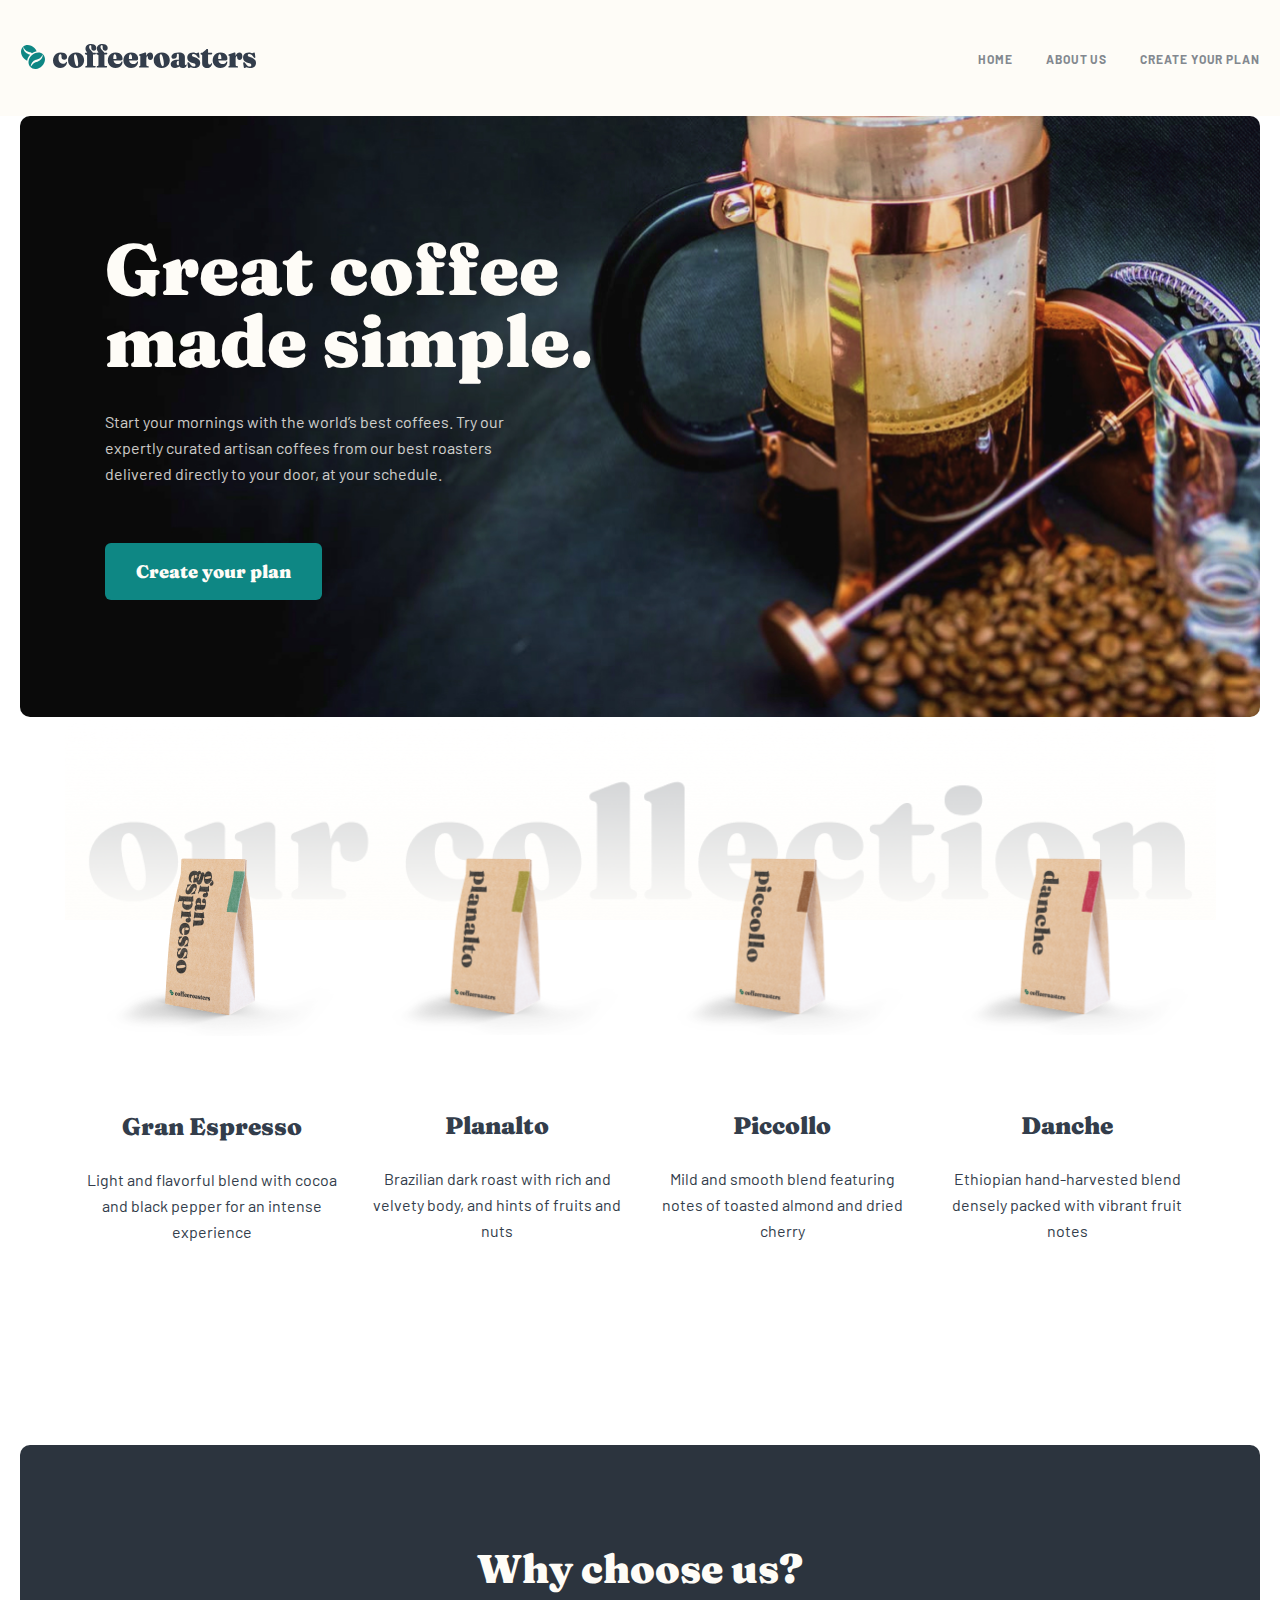
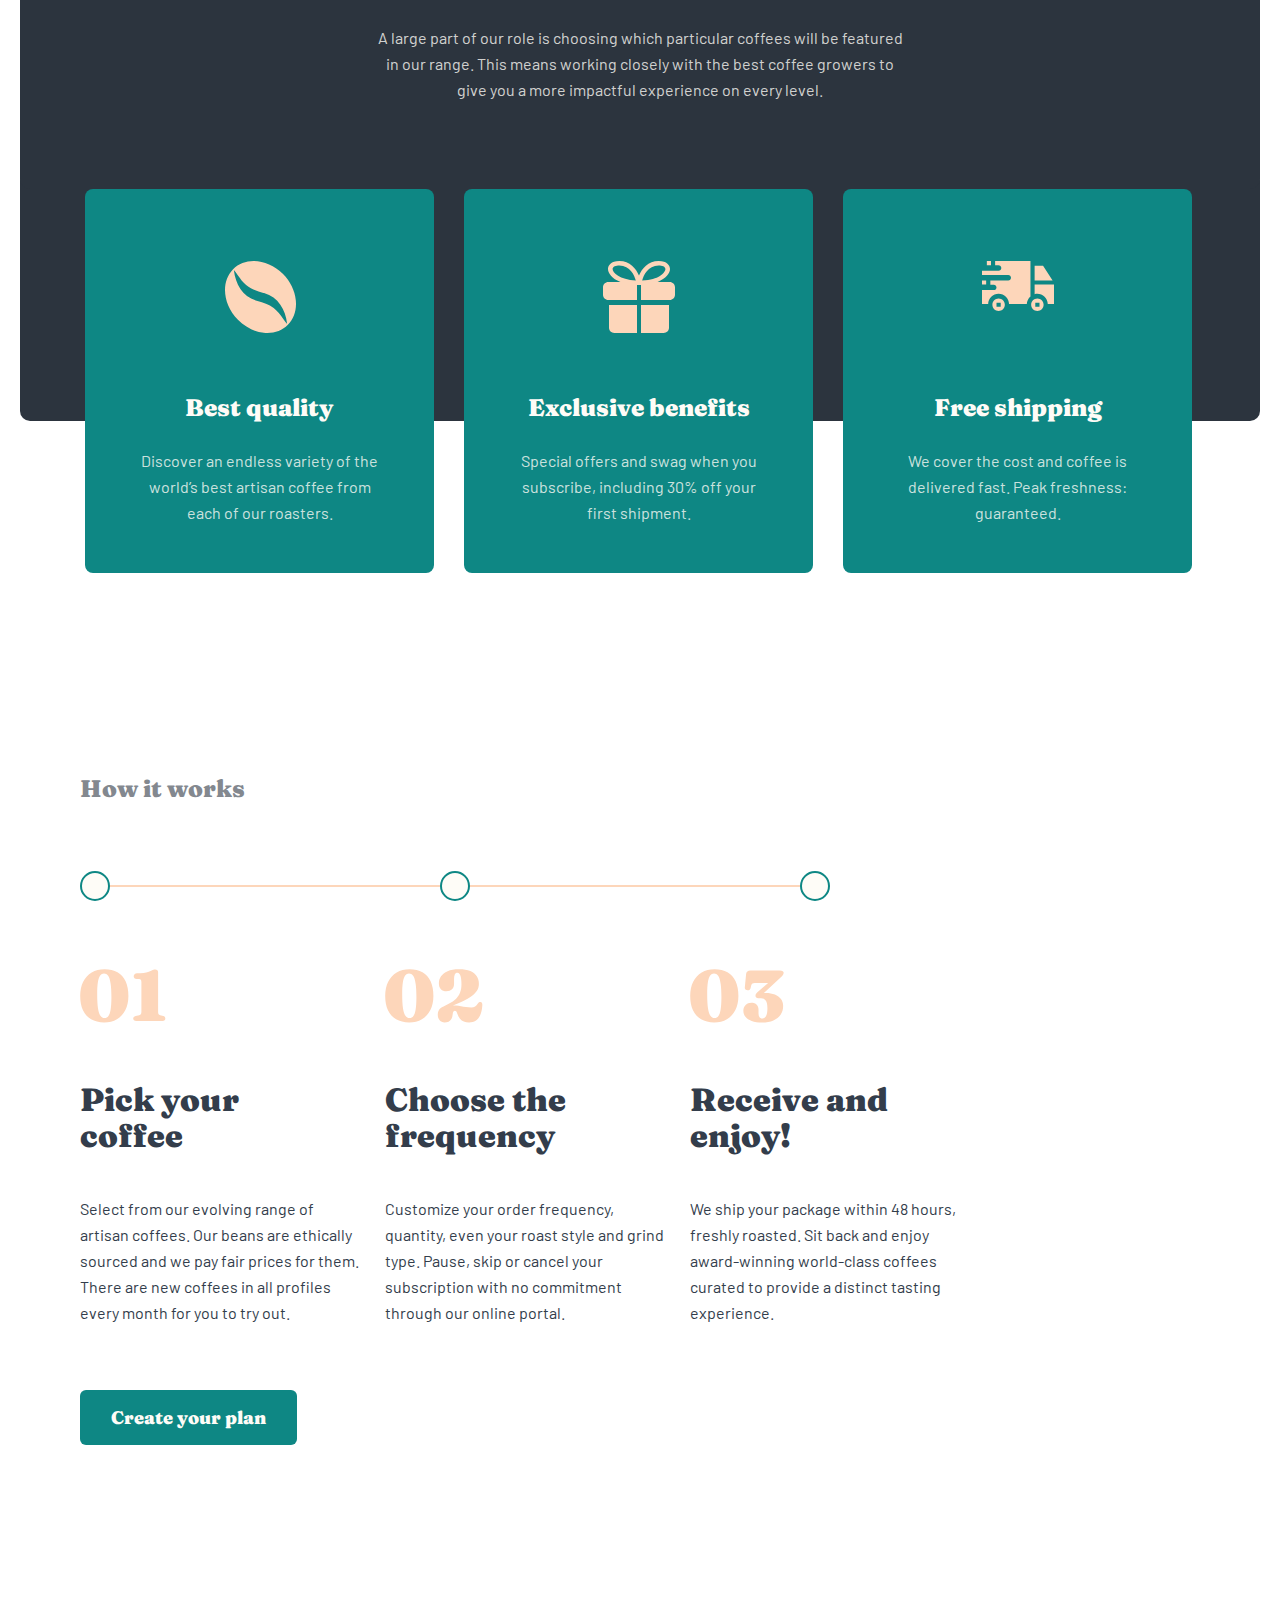
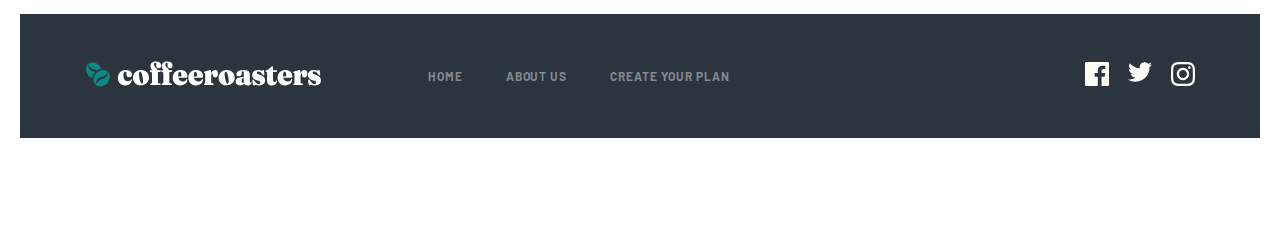
<file: index.html>
<!DOCTYPE html>
<html lang="en">

<head>
  <meta charset="UTF-8">
  <meta http-equiv="X-UA-Compatible" content="IE=edge">
  <meta name="viewport" content="width=device-width, initial-scale=1.0">
  <link rel="stylesheet" href="./css/main.css">
  <title>Home</title>
</head>

<body>

  <div class="varabber">

    <header class="header-cite">

      <div class="container header-cite__container">
        <div class="header-cite__header-block">
          <div class="header-cite__logo-block">
            <a class="header-cite__logo" href="./index.html"><img src="./img/header-logo.svg"
                alt="coffe firmani logotifi"></a>
          </div>


          <nav>
            <div class="header-cite__btn-block">
              <input hidden class="header-cite__btn" id="header_btn" type="checkbox">
              <label class="header-cite__label" for="header_btn">
                <ul class="header-cite__list">

                  <li class="header-cite__item">
                    <a class="header-cite__link" href="./index.html">Home</a>
                  </li>
                  <li class="header-cite__item">
                    <a class="header-cite__link" href="./about.html">About us</a>
                  </li>
                  <li class="header-cite__item">
                    <a class="header-cite__link" href="./create.html">Create your plan</a>
                  </li>

                </ul>
              </label>
            </div>


            <ul class="header-cite__list">

              <li class="header-cite__item">
                <a class="header-cite__link" href="./index.html">Home</a>
              </li>
              <li class="header-cite__item">
                <a class="header-cite__link" href="./about.html">About us</a>
              </li>
              <li class="header-cite__item">
                <a class="header-cite__link" href="./create.html">Create your plan</a>
              </li>

            </ul>

          </nav>


        </div>
      </div>

    </header>

    <main>

      <section class="hero">

        <div class="container hero__container">

          <div class="hero__text-block">

            <h1 class="hero__title">
              Great coffee made simple.
            </h1>

            <p class="hero__text">Start your mornings with the world’s best coffees. Try our expertly curated artisan
              coffees from our best roasters delivered directly to your door, at your schedule.</p>

            <div class="hero__link-block">
              <a class="hero__link" href="./index.html">Create your plan</a>
            </div>

          </div>


        </div>

      </section>

      <section class="our">

        <div class="our__container">

          <ul class="our__list">
            <li class="our__item">

              <div class="our__img-block">
                <img src="./img/our1.png" alt="  Gran Espresso ">
              </div>
              <div class="our__text-block2">
                <h3 class="our__title">
                  Gran Espresso
                </h3>

                <p class="our__text">
                  Light and flavorful blend with cocoa and black pepper for an intense experience
                </p>
              </div>
            </li>

            <li class="our__item">

              <div class="our__img-block">
                <img src="./img/our2.png" alt="  Planalto ">
              </div>
              <div class="our__text-block2">
                <h3 class="our__title">
                  Planalto
                </h3>

                <p class="our__text">
                  Brazilian dark roast with rich and velvety body, and hints of fruits and nuts
                </p>
              </div>
            </li>
            <li class="our__item">

              <div class="our__img-block">
                <img src="./img/our3.png" alt=" Piccollo ">
              </div>
              <div class="our__text-block2">
                <h3 class="our__title">
                  Piccollo
                </h3>

                <p class="our__text">
                  Mild and smooth blend featuring notes of toasted almond and dried cherry
                </p>
              </div>
            </li>
            <li class="our__item">

              <div class="our__img-block">
                <img src="./img/our4.png" alt=" Danche ">
              </div>
              <div class="our__text-block2">
                <h3 class="our__title">
                  Danche
                </h3>

                <p class="our__text">
                  Ethiopian hand-harvested blend densely packed with vibrant fruit notes
                </p>
              </div>
            </li>

          </ul>


        </div>


      </section>

      <section class="choose">

        <div class="container choose__container">

          <div class="choose__block">

            <div class="choose__text-block">

              <h3 class="choose__title">
                Why choose us?
              </h3>

              <p class="choose__text">A large part of our role is choosing which particular coffees will be featured
                in our range. This means working closely with the best coffee growers to give
                you a more impactful experience on every level.</p>

            </div>

            <div class="choose__button">

            </div>

          </div>
          <ul class="choose__list">

            <li class="choose__item">
              <div class="choose__text-blok">
                <h3 class="choose__sub-title">Best quality</h3>

                <p class="choose__sub-text">Discover an endless variety of the world’s best artisan coffee from each of
                  our
                  roasters.</p>
              </div>
            </li>

            <li class="choose__item">
              <div class="choose__text-blok">
                <h3 class="choose__sub-title">Exclusive benefits</h3>

                <p class="choose__sub-text">Special offers and swag when you subscribe, including 30% off your first
                  shipment.</p>
              </div>
            </li>

            <li class="choose__item">
              <div class="choose__text-blok">
                <h3 class="choose__sub-title">Free shipping</h3>

                <p class="choose__sub-text">We cover the cost and coffee is delivered fast. Peak freshness: guaranteed.
                </p>
              </div>
            </li>

          </ul>
        </div>

      </section>

      <section class="work">
        <div class="container work__container">
          <h3 class="work__title">How it works</h3>
          <div class="work__block">
            <div class="work__line">
              <span class="work__aylana"></span>
              <span class="work__aylana"></span>
              <span class="work__aylana"></span>
            </div>

            <ul class="work__list">

              <li class="work__item">
                <h3 class="work__sub-title">Pick your coffee</h3>

                <p class="work__sub-text">Select from our evolving range of artisan coffees. Our beans are ethically
                  sourced and we pay fair prices for them. There are new coffees in all profiles every month for you to
                  try out.</p>
              </li>

              <li class="work__item">
                <h3 class="work__sub-title">Choose the frequency</h3>

                <p class="work__sub-text">Customize your order frequency, quantity, even your roast style and grind
                  type.
                  Pause, skip or cancel your subscription with no commitment through our online portal.</p>
              </li>

              <li class="work__item">
                <h3 class="work__sub-title">Receive and enjoy!</h3>

                <p class="work__sub-text">We ship your package within 48 hours, freshly roasted. Sit back and enjoy
                  award-winning world-class coffees curated to provide a distinct tasting experience.</p>
              </li>

            </ul>

          </div>
          <div class="work__link-block">
            <a class="work__link" href="./index.html">Create your plan</a>
          </div>
        </div>
      </section>

    </main>

  </div>

  <footer class="footer-cite">

    <div class="container footer-cite__container">
      <div class="footer-cite__bgc">
      <div class="footer-cite__big-block">

        <div class="footer-cite__logo-block">
          <a class="footer-cite__logo" href="./index.html"><img src="./img/footer1.svg"
              alt="coffe firmani logotifi"></a>
        </div>
        <nav>

          <ul class="footer-cite__list">

            <li class="footer-cite__item">
              <a class="footer-cite__link" href="./index.html">Home</a>
            </li>
            <li class="footer-cite__item">
              <a class="footer-cite__link" href="./about.html">About us</a>
            </li>
            <li class="footer-cite__item">
              <a class="footer-cite__link" href="./create.html">Create your plan</a>
            </li>

          </ul>

        </nav>

        <ul class="footer-cite__ijt-list">
          <li class="footer-cite__ijt-item">

            <a class="footer-cite__ijt-link" href="./index.html"><img src="./img/footer2.svg" alt="ijtimoiy tarmoq"></a>
          </li>
          <li class="footer-cite__ijt-item">
            <a class="footer-cite__ijt-link" href="./index.html"><img src="./img/footer3.svg" alt="ijtimoiy tarmoq"></a>
          </li>
          <li class="footer__ijt-item">
            <a class="footer-cite__ijt-link" href="./index.html"><img src="./img/footer4.svg" alt="ijtimoiy tarmoq"></a>
          </li>
        </ul>

      </div>

    </div>
  </div>
  </footer>

</body>

</html>
</file>
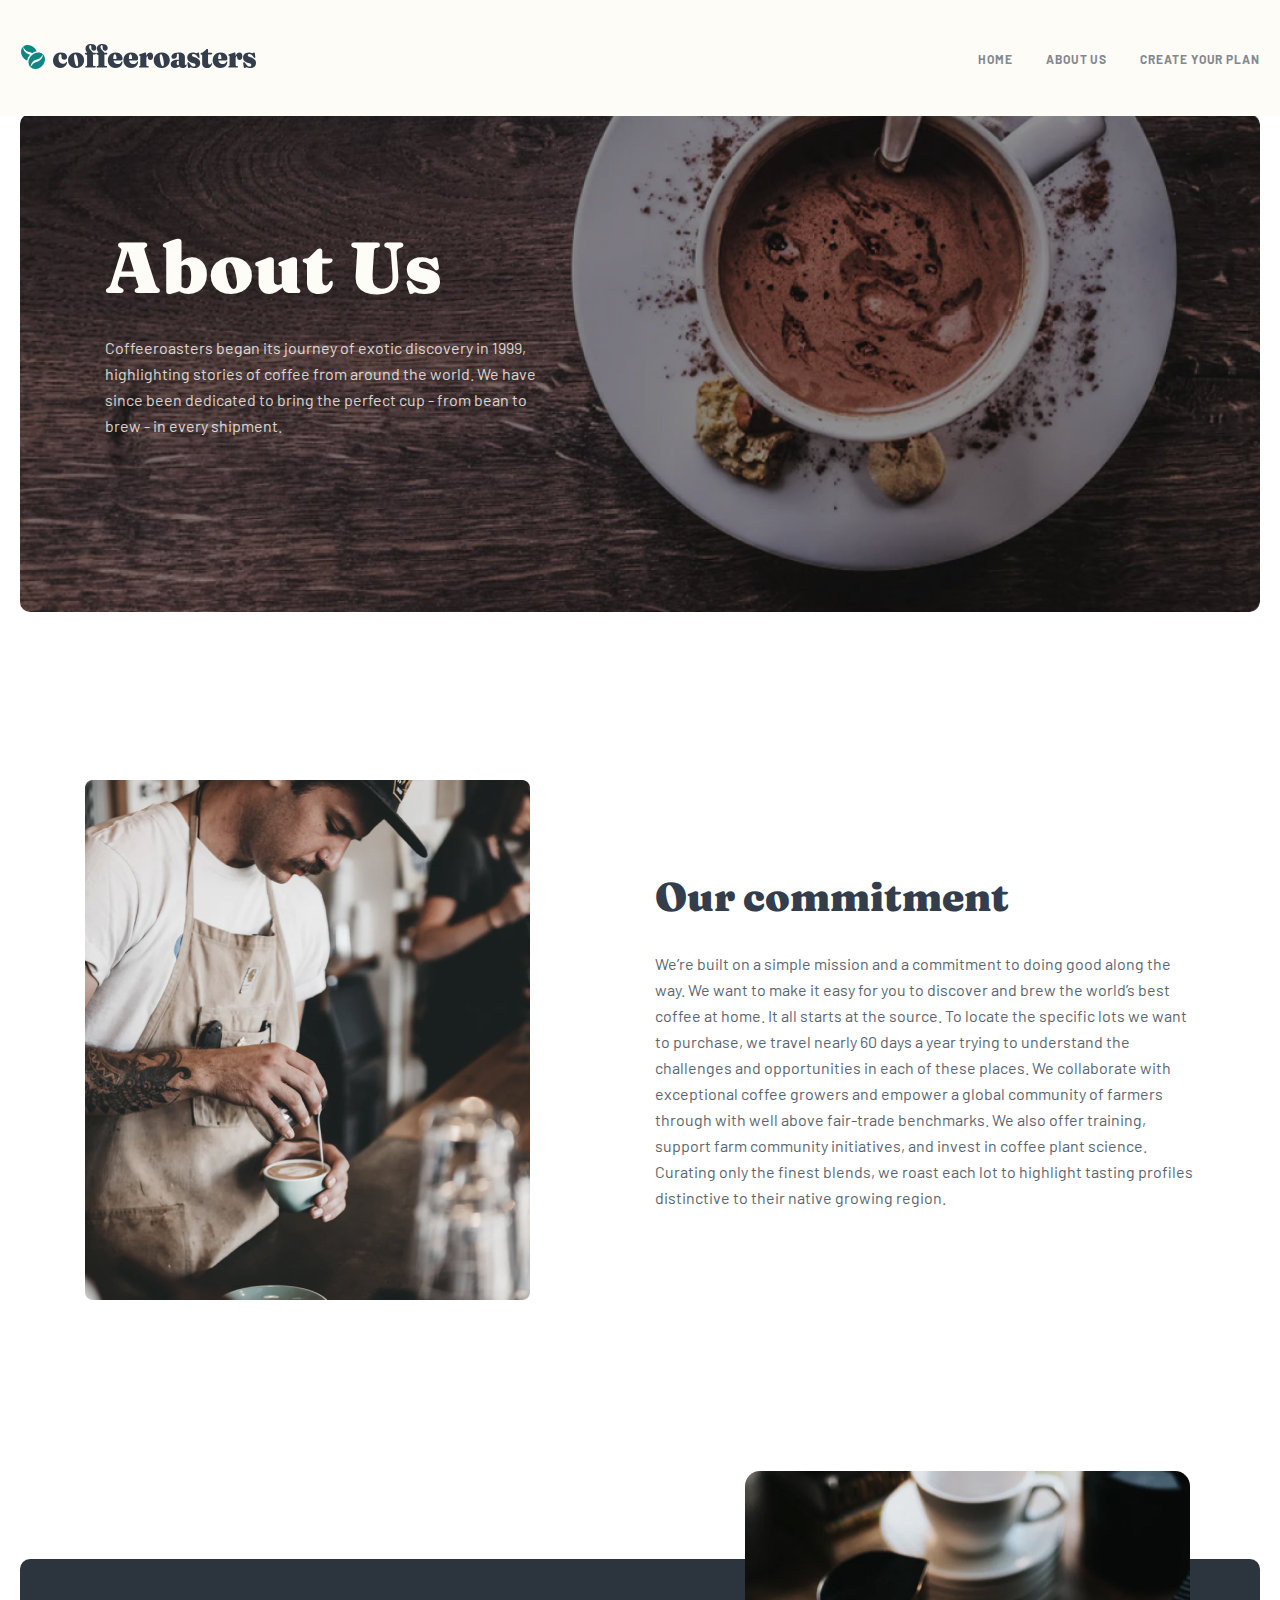
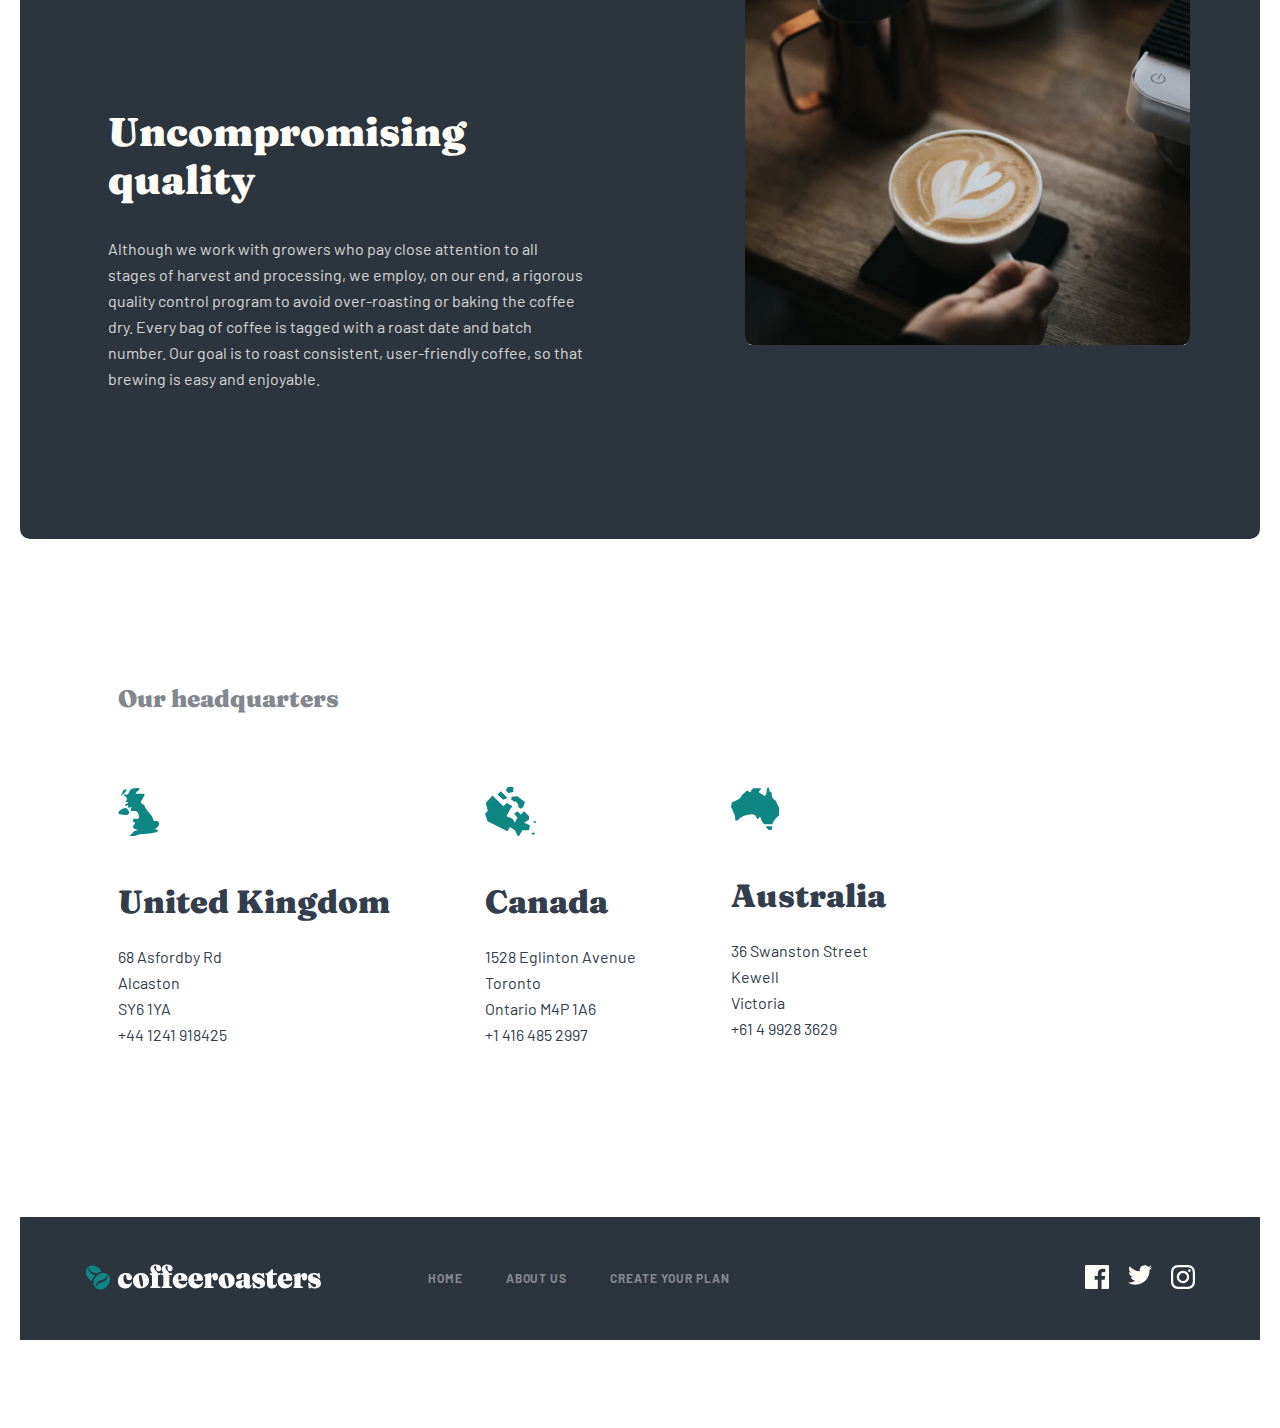
<file: about.html>
<!DOCTYPE html>
<html lang="en">

<head>
  <meta charset="UTF-8" />
  <meta http-equiv="X-UA-Compatible" content="IE=edge" />
  <meta name="viewport" content="width=device-width, initial-scale=1.0" />
  <link rel="stylesheet" href="./css/main.css" />
  <title>About</title>
</head>

<body>

  <div class="varabber">
    <header class="header-cite">

      <div class="container header-cite__container">
        <div class="header-cite__header-block">
          <div class="header-cite__logo-block">
            <a class="header-cite__logo" href="./index.html"><img src="./img/header-logo.svg"
                alt="coffe firmani logotifi"></a>
          </div>


          <nav>
            <div class="header-cite__btn-block">
              <input hidden class="header-cite__btn" id="header_btn" type="checkbox">
              <label class="header-cite__label" for="header_btn">
                <ul class="header-cite__list">

                  <li class="header-cite__item">
                    <a class="header-cite__link" href="./index.html">Home</a>
                  </li>
                  <li class="header-cite__item">
                    <a class="header-cite__link" href="./about.html">About us</a>
                  </li>
                  <li class="header-cite__item">
                    <a class="header-cite__link" href="./create.html">Create your plan</a>
                  </li>

                </ul>
              </label>
            </div>


            <ul class="header-cite__list">

              <li class="header-cite__item">
                <a class="header-cite__link" href="./index.html">Home</a>
              </li>
              <li class="header-cite__item">
                <a class="header-cite__link" href="./about.html">About us</a>
              </li>
              <li class="header-cite__item">
                <a class="header-cite__link" href="./create.html">Create your plan</a>
              </li>

            </ul>

          </nav>


        </div>
      </div>

    </header>

    <main>

      <section class="about-hero">

        <div class="container about-hero__container">

          <div class="about-hero__text-block">
            <h2 class="about-hero__title">
              About Us
            </h2>
            <p class="about-hero__text">Coffeeroasters began its journey of exotic discovery in 1999, highlighting
              stories of coffee from around the world. We have since been dedicated to bring the perfect cup - from bean
              to brew - in every shipment.</p>

          </div>

        </div>

      </section>

      <section class="commit">

        <div class="commit__container">

          <div class="commit__img">
            <img src="./img/commit.jpg" alt="kofee tayyorlash jaroyani">
          </div>

          <div class="commit__text-block">
            <h3 class="commit__title">Our commitment</h3>
            <p class="commit__text">
              We’re built on a simple mission and a commitment to doing good along the way. We want to make it easy for
              you to discover and brew the world’s best coffee at home. It all starts at the source. To locate the
              specific lots we want to purchase, we travel nearly 60 days a year trying to understand the challenges and
              opportunities in each of these places. We collaborate with exceptional coffee growers and empower a global
              community of farmers through with well above fair-trade benchmarks. We also offer training, support farm
              community initiatives, and invest in coffee plant science. Curating only the finest blends, we roast each
              lot to highlight tasting profiles distinctive to their native growing region.
            </p>
          </div>

        </div>

      </section>

      <section class="quality">

        <div class="container quality__container">
          <div class="quality__block">
            <div class="quality__img2">
              <img src="./img/quality2.jpg" alt="cofee roasters">
            </div>
            <div class="quality__text-block">
              <h2 class="quality__title">
                Uncompromising quality
              </h2>
              <p class="quality__text">Although we work with growers who pay close attention to all stages of harvest
                and processing, we employ, on our end, a rigorous quality control program to avoid over-roasting or
                baking the coffee dry. Every bag of coffee is tagged with a roast date and batch number. Our goal is to
                roast consistent, user-friendly coffee, so that brewing is easy and enjoyable.</p>
            </div>

            <div class="quality__img">
              <img src="./img/quality.jpg" alt="cofee roasters">
            </div>
          </div>

        </div>

      </section>

      <div class="contry">

        <div class="contry__container">

          <h3 class="contry__title">Our headquarters</h3>

          <ul class="contry__list">
            <li class="contry__item">
              <h3 class="contry__litle-title">United Kingdom</h3>
              <p class="contry__litle-text">68 Asfordby Rd <br>
                Alcaston <br>
                SY6 1YA <br>
                +44 1241 918425</p>

            </li>
            <li class="contry__item">
              <h3 class="contry__litle-title">Canada</h3>
              <p class="contry__litle-text">1528 Eglinton Avenue <br>
                Toronto <br>
                Ontario M4P 1A6 <br>
                +1 416 485 2997</p>

            </li>
            <li class="contry__item">
              <h3 class="contry__litle-title">Australia</h3>
              <p class="contry__litle-text">36 Swanston Street <br>
                Kewell <br>
                Victoria <br>
                +61 4 9928 3629</p>
            </li>
          </ul>

        </div>


      </div>

    </main>

  </div>

  <footer class="footer-cite">

    <div class="container footer-cite__container">
      <div class="footer-cite__bgc">
      <div class="footer-cite__big-block">

        <div class="footer-cite__logo-block">
          <a class="footer-cite__logo" href="./index.html"><img src="./img/footer1.svg"
              alt="coffe firmani logotifi"></a>
        </div>
        <nav>

          <ul class="footer-cite__list">

            <li class="footer-cite__item">
              <a class="footer-cite__link" href="./index.html">Home</a>
            </li>
            <li class="footer-cite__item">
              <a class="footer-cite__link" href="./about.html">About us</a>
            </li>
            <li class="footer-cite__item">
              <a class="footer-cite__link" href="./create.html">Create your plan</a>
            </li>

          </ul>

        </nav>

        <ul class="footer-cite__ijt-list">
          <li class="footer-cite__ijt-item">

            <a class="footer-cite__ijt-link" href="./index.html"><img src="./img/footer2.svg" alt="ijtimoiy tarmoq"></a>
          </li>
          <li class="footer-cite__ijt-item">
            <a class="footer-cite__ijt-link" href="./index.html"><img src="./img/footer3.svg" alt="ijtimoiy tarmoq"></a>
          </li>
          <li class="footer__ijt-item">
            <a class="footer-cite__ijt-link" href="./index.html"><img src="./img/footer4.svg" alt="ijtimoiy tarmoq"></a>
          </li>
        </ul>

      </div>

    </div>
  </div>
  </footer>


</body>

</html>
</file>
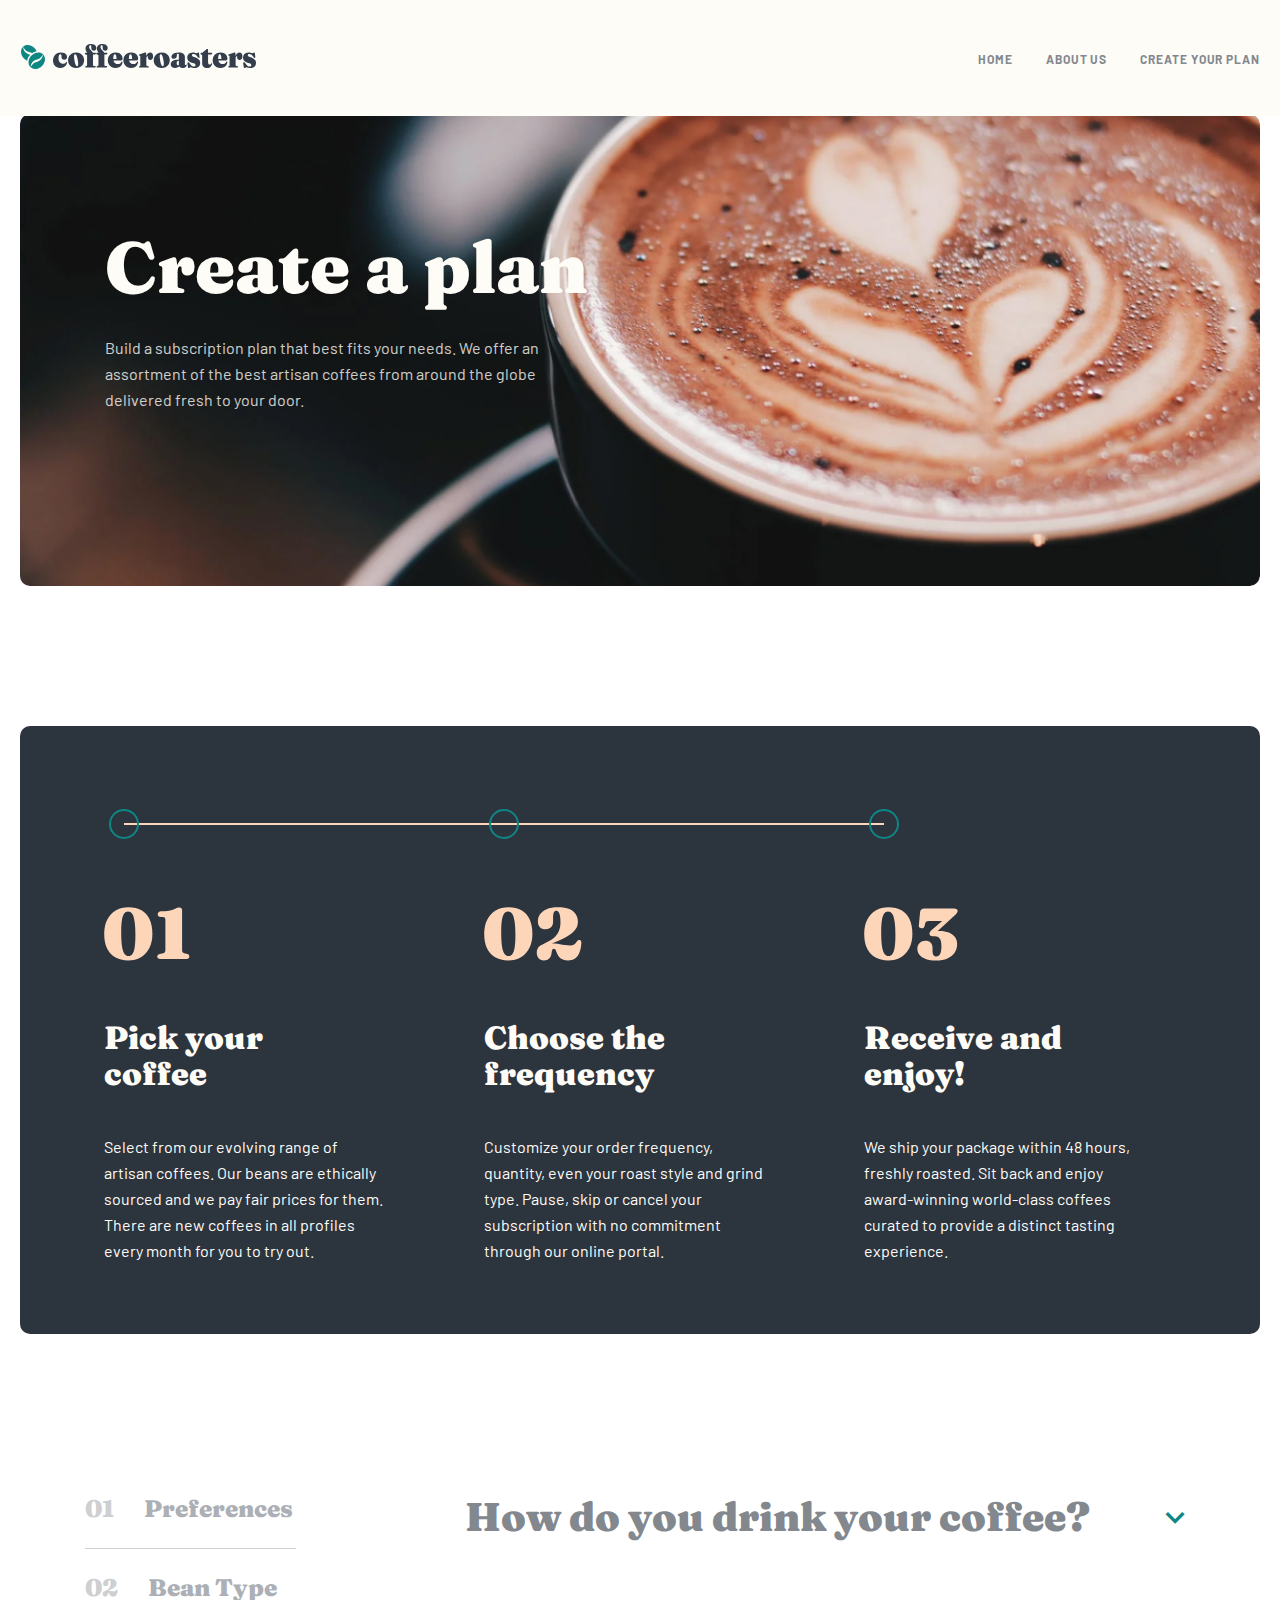
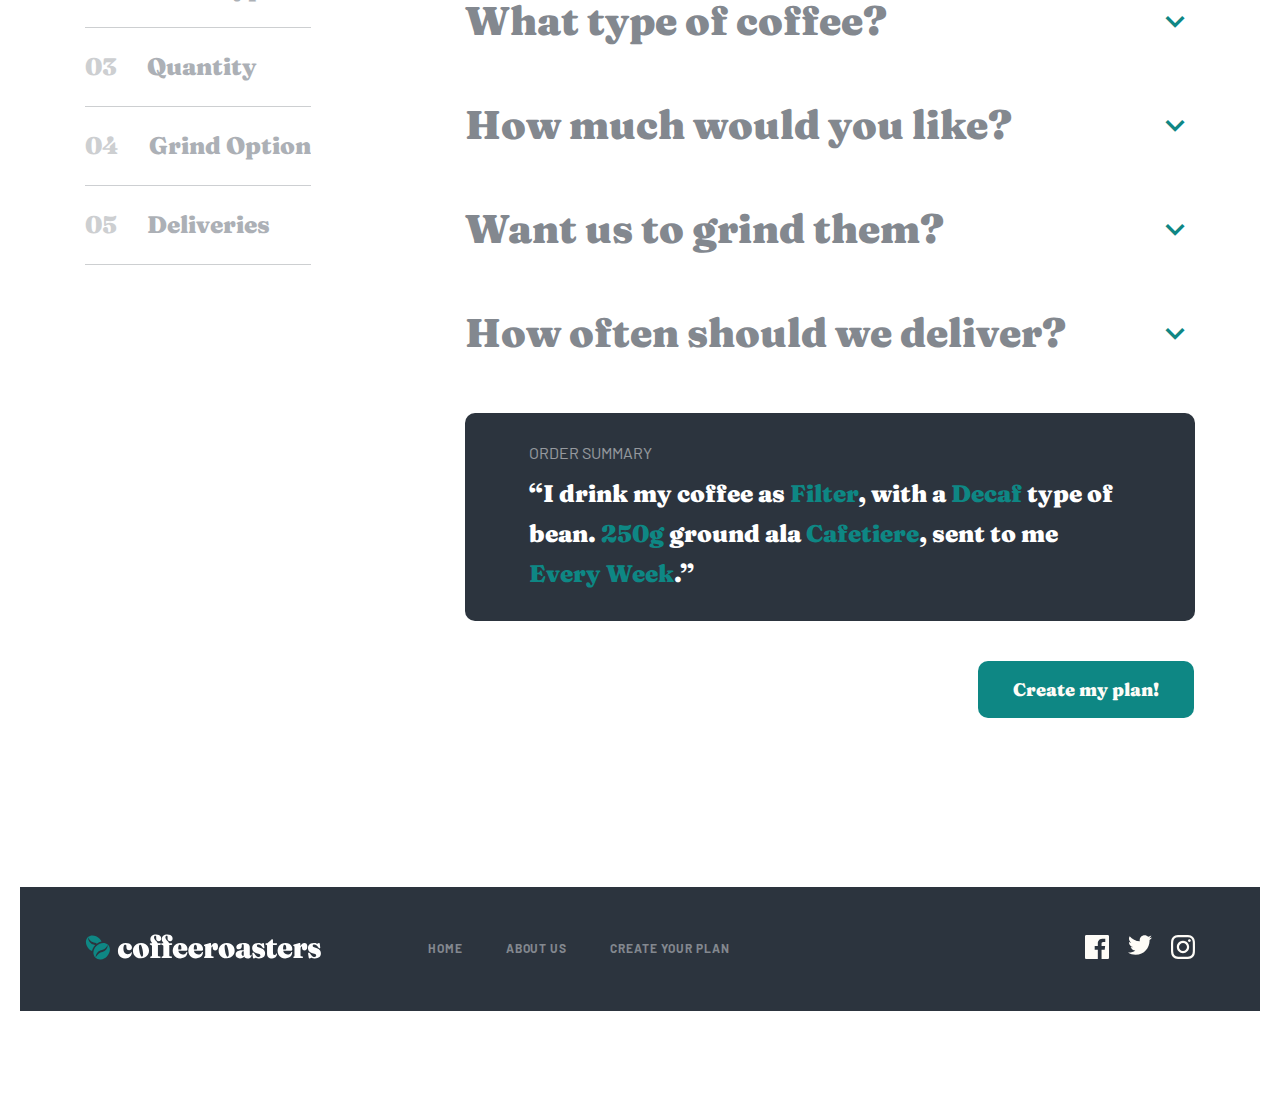
<file: create.html>
<!DOCTYPE html>
<html lang="en">

<head>
  <meta charset="UTF-8">
  <meta http-equiv="X-UA-Compatible" content="IE=edge">
  <meta name="viewport" content="width=device-width, initial-scale=1.0">
  <link href='https://unpkg.com/boxicons@2.1.4/css/boxicons.min.css' rel='stylesheet'>
  <link rel="stylesheet" href="./css/main.css">
  <title>CREATE YOU PLAN</title>
</head>

<body>

  <div class="vrabber">
    <header class="header-cite">

      <div class="container header-cite__container">
        <div class="header-cite__header-block">
          <div class="header-cite__logo-block">
            <a class="header-cite__logo" href="./index.html"><img src="./img/header-logo.svg"
                alt="coffe firmani logotifi"></a>
          </div>


          <nav>
            <div class="header-cite__btn-block">
              <input hidden class="header-cite__btn" id="header_btn" type="checkbox">
              <label class="header-cite__label" for="header_btn">
                <ul class="header-cite__list">

                  <li class="header-cite__item">
                    <a class="header-cite__link" href="./index.html">Home</a>
                  </li>
                  <li class="header-cite__item">
                    <a class="header-cite__link" href="./about.html">About us</a>
                  </li>
                  <li class="header-cite__item">
                    <a class="header-cite__link" href="./create.html">Create your plan</a>
                  </li>

                </ul>
              </label>
            </div>


            <ul class="header-cite__list">

              <li class="header-cite__item">
                <a class="header-cite__link" href="./index.html">Home</a>
              </li>
              <li class="header-cite__item">
                <a class="header-cite__link" href="./about.html">About us</a>
              </li>
              <li class="header-cite__item">
                <a class="header-cite__link" href="./create.html">Create your plan</a>
              </li>

            </ul>

          </nav>


        </div>
      </div>

    </header>

    <main>

      <section class="create-hero">

        <div class="container create-hero__container">

          <div class="create-hero__text-block">
            <h2 class="create-hero__title">
              Create a plan
            </h2>
            <p class="create-hero__text">Build a subscription plan that best fits your needs. We offer an assortment of
              the best artisan coffees from around the globe delivered fresh to your door.</p>

          </div>

        </div>

      </section>

      <section class="pick">
        <div class="container pick__container">
          <div class="pick__block">
            <div class="pick__line">
              <span class="pick__aylana"></span>
              <span class="pick__aylana"></span>
              <span class="pick__aylana"></span>
            </div>

            <ul class="pick__list">

              <li class="pick__item">
                <h3 class="pick__sub-title">Pick your <br> coffee</h3>

                <p class="pick__sub-text">Select from our evolving range of artisan coffees. Our beans are ethically
                  sourced and we pay fair prices for them. There are new coffees in all profiles every month for you to
                  try out.</p>
              </li>

              <li class="pick__item">
                <h3 class="pick__sub-title">Choose the frequency</h3>

                <p class="pick__sub-text">Customize your order frequency, quantity, even your roast style and grind
                  type.
                  Pause, skip or cancel your subscription with no commitment through our online portal.</p>
              </li>

              <li class="pick__item">
                <h3 class="pick__sub-title">Receive and enjoy!</h3>

                <p class="pick__sub-text">We ship your package within 48 hours, freshly roasted. Sit back and enjoy
                  award-winning world-class coffees curated to provide a distinct tasting experience.</p>
              </li>

            </ul>
          </div>
        </div>

      </section>

      <section class="cofe">

        <div class="cofe__container">

          <div class="cofe__left-block">
            <div class="cofe__link-block">
              <a class="cofe__link1" href="./create.html">01</a>
              <a class="cofe__link2" href="./create.html">Preferences</a>
            </div>

            <div class="cofe__link-block2">
              <a class="cofe__link1" href="./create.html">02</a>
              <a class="cofe__link2" href="./create.html">Bean Type</a>
            </div>
            <div class="cofe__link-block2">
              <a class="cofe__link1" href="./create.html">03</a>
              <a class="cofe__link2" href="./create.html">Quantity</a>
            </div>
            <div class="cofe__link-block2">
              <a class="cofe__link1" href="./create.html">04</a>
              <a class="cofe__link2" href="./create.html">Grind Option</a>
            </div>
            <div class="cofe__link-block2">
              <a class="cofe__link1" href="./create.html">05</a>
              <a class="cofe__link2" href="./create.html">Deliveries</a>
            </div>

          </div>

          <div class="cofe__right-block">
            <input hidden class="cofe__input" id="cofee" type="checkbox">
            <label class="cofe__label" for="cofee">
              <p class="cofe__label-text">How do you drink your coffee?</p> <i class='bx bx-chevron-down'
                style='color:#0e8784'></i>
            </label>
            <ul class="cofe__list">
              <li class="cofe__item">
                <h3 class="cofe__sub-title">Capsule</h3>
                <p class="cofe__sub-text">Compatible with Nespresso systems and similar brewers</p>
              </li>
              <li class="cofe__item">
                <h3 class="cofe__sub-title">Filter</h3>
                <p class="cofe__sub-text">For pour over or drip methods like Aeropress, Chemex, and V60</p>
              </li>
              <li class="cofe__item">
                <h3 class="cofe__sub-title">Espresso</h3>
                <p class="cofe__sub-text">Dense and finely ground beans for an intense, flavorful experience</p>
              </li>
            </ul>
            <div class="cofe__input-block">
              <input hidden class="cofe__input" id="like" type="checkbox">
              <label class="cofe__label" for="like">
                <p class="cofe__label-text">What type of coffee?</p> <i class='bx bx-chevron-down'
                  style='color:#0e8784'></i>
              </label>
              <ul class="cofe__list">
                <li class="cofe__item">
                  <h3 class="cofe__sub-title">Single Origin</h3>
                  <p class="cofe__sub-text">Distinct, high quality coffee from a specific family-owned farm</p>
                </li>
                <li class="cofe__item">
                  <h3 class="cofe__sub-title">Decaf</h3>
                  <p class="cofe__sub-text">Just like regular coffee, except the caffeine has been removed</p>
                </li>
                <li class="cofe__item">
                  <h3 class="cofe__sub-title">Blended</h3>
                  <p class="cofe__sub-text">Combination of two or three dark roasted beans of organic coffees</p>
                </li>
              </ul>

            </div>

            <div class="cofe__input-block">
              <input hidden class="cofe__input" id="like2" type="checkbox">
              <label class="cofe__label" for="like2">
                <p class="cofe__label-text">How much would you like?</p> <i class='bx bx-chevron-down'
                  style='color:#0e8784'></i>
              </label>
              <ul class="cofe__list">
                <li class="cofe__item">
                  <h3 class="cofe__sub-title">250g</h3>
                  <p class="cofe__sub-text">Perfect for the solo drinker. Yields about 12 delicious cups.</p>
                </li>
                <li class="cofe__item">
                  <h3 class="cofe__sub-title">500g</h3>
                  <p class="cofe__sub-text">Perfect option for a couple. Yields about 40 delectable cups.</p>
                </li>
                <li class="cofe__item">
                  <h3 class="cofe__sub-title">1000g</h3>
                  <p class="cofe__sub-text">Perfect for offices and events. Yields about 90 delightful cups.</p>
                </li>
              </ul>

            </div>

            <div class="cofe__input-block">
              <input hidden class="cofe__input" id="like3" type="checkbox">
              <label class="cofe__label" for="like3">
                <p class="cofe__label-text">Want us to grind them?</p> <i class='bx bx-chevron-down'
                  style='color:#0e8784'></i>
              </label>
              <ul class="cofe__list">
                <li class="cofe__item">
                  <h3 class="cofe__sub-title">Wholebean</h3>
                  <p class="cofe__sub-text">Best choice if you cherish the full sensory experience</p>
                </li>
                <li class="cofe__item">
                  <h3 class="cofe__sub-title">Filter</h3>
                  <p class="cofe__sub-text">For drip or pour-over coffee methods such as V60 or Aeropress</p>
                </li>
                <li class="cofe__item">
                  <h3 class="cofe__sub-title">Cafetiére</h3>
                  <p class="cofe__sub-text"> Course ground beans specially suited for french press coffee</p>
                </li>
              </ul>

            </div>

            <div class="cofe__input-block">
              <input hidden class="cofe__input" id="like4" type="checkbox">
              <label class="cofe__label" for="like4">
                <p class="cofe__label-text">How often should we deliver?</p> <i class='bx bx-chevron-down'
                  style='color:#0e8784'></i>
              </label>
              <ul class="cofe__list">
                <li class="cofe__item">
                  <h3 class="cofe__sub-title">Every week</h3>
                  <p class="cofe__sub-text">$7.20 per shipment. Includes free first-class shipping.</p>
                </li>
                <li class="cofe__item">
                  <h3 class="cofe__sub-title">Every 2 weeks</h3>
                  <p class="cofe__sub-text">$9.60 per shipment. Includes free priority shipping.</p>
                </li>
                <li class="cofe__item">
                  <h3 class="cofe__sub-title">Every month</h3>
                  <p class="cofe__sub-text">$12.00 per shipment. Includes free priority shipping.</p>
                </li>
              </ul>

            </div>

          </div>

      </section>


      <section class="order">

        <div class="order__container">

          <div class="order__block">

            <h3 class="order__title">Order Summary</h3>

            <p class="order__text-block">
              “I drink my coffee as <span class="order__blue">Filter</span>, with a <span
                class="order__blue">Decaf</span>
              type of bean. <span class="order__blue">250g</span> ground ala <span class="order__blue">Cafetiere</span>,
              sent to me <span class="order__blue">Every Week</span>.”
            </p>

          </div>

          <div class="order__btn-block">
            <a class="order__btn" href="./create.html">Create my plan!</a>
          </div>

        </div>

      </section>

    </main>

  </div>


  <footer class="footer-cite">

    <div class="container footer-cite__container">
      <div class="footer-cite__bgc">
      <div class="footer-cite__big-block">

        <div class="footer-cite__logo-block">
          <a class="footer-cite__logo" href="./index.html"><img src="./img/footer1.svg"
              alt="coffe firmani logotifi"></a>
        </div>
        <nav>

          <ul class="footer-cite__list">

            <li class="footer-cite__item">
              <a class="footer-cite__link" href="./index.html">Home</a>
            </li>
            <li class="footer-cite__item">
              <a class="footer-cite__link" href="./about.html">About us</a>
            </li>
            <li class="footer-cite__item">
              <a class="footer-cite__link" href="./create.html">Create your plan</a>
            </li>

          </ul>

        </nav>

        <ul class="footer-cite__ijt-list">
          <li class="footer-cite__ijt-item">

            <a class="footer-cite__ijt-link" href="./index.html"><img src="./img/footer2.svg" alt="ijtimoiy tarmoq"></a>
          </li>
          <li class="footer-cite__ijt-item">
            <a class="footer-cite__ijt-link" href="./index.html"><img src="./img/footer3.svg" alt="ijtimoiy tarmoq"></a>
          </li>
          <li class="footer__ijt-item">
            <a class="footer-cite__ijt-link" href="./index.html"><img src="./img/footer4.svg" alt="ijtimoiy tarmoq"></a>
          </li>
        </ul>

      </div>

    </div>
  </div>
  </footer>

</body>

</html>
</file>
<file: css/main.css>
/* barlow-regular - latin */
@font-face {
  font-family: "Barlow";
  font-style: normal;
  font-weight: 400;
  src: url("../fonts/barlow-v12-latin-regular.woff") format("woff2"), url("../fonts/barlow-v12-latin-regular.woff") format("woff");
  /* Chrome 6+, Firefox 3.6+, IE 9+, Safari 5.1+ */
}
/* barlow-700 - latin */
@font-face {
  font-family: "Barlow";
  font-style: normal;
  font-weight: 700;
  src: url("../fonts/barlow-v12-latin-700.woff2") format("woff2"), url("../fonts/barlow-v12-latin-700.woff") format("woff");
  /* Chrome 6+, Firefox 3.6+, IE 9+, Safari 5.1+ */
}
/* fraunces-900 - latin */
@font-face {
  font-family: "Fraunces";
  font-style: normal;
  font-weight: 900;
  src: url("../fonts/fraunces-v24-latin-900.eot");
  /* IE9 Compat Modes */
  src: url("../fonts/fraunces-v24-latin-900.eot?#iefix") format("embedded-opentype"), url("../fonts/fraunces-v24-latin-900.woff2") format("woff2"), url("../fonts/fraunces-v24-latin-900.woff") format("woff"), url("../fonts/fraunces-v24-latin-900.ttf") format("truetype"), url("../fonts/fraunces-v24-latin-900.svg#Fraunces") format("svg");
  /* Legacy iOS */
}
/*! normalize.css v8.0.1 | MIT License | github.com/necolas/normalize.css */
/* Document
   ========================================================================== */
/**
 * 1. Correct the line height in all browsers.
 * 2. Prevent adjustments of font size after orientation changes in iOS.
 */
html {
  line-height: 1.15;
  /* 1 */
  -webkit-text-size-adjust: 100%;
  /* 2 */
}

/* Sections
   ========================================================================== */
/**
 * Remove the margin in all browsers.
 */
body {
  margin: 0;
}

/**
 * Render the `main` element consistently in IE.
 */
main {
  display: block;
}

/**
 * Correct the font size and margin on `h1` elements within `section` and
 * `article` contexts in Chrome, Firefox, and Safari.
 */
h1 {
  font-size: 2em;
  margin: 0.67em 0;
}

/* Grouping content
   ========================================================================== */
/**
 * 1. Add the correct box sizing in Firefox.
 * 2. Show the overflow in Edge and IE.
 */
hr {
  box-sizing: content-box;
  /* 1 */
  height: 0;
  /* 1 */
  overflow: visible;
  /* 2 */
}

/**
 * 1. Correct the inheritance and scaling of font size in all browsers.
 * 2. Correct the odd `em` font sizing in all browsers.
 */
pre {
  font-family: monospace, monospace;
  /* 1 */
  font-size: 1em;
  /* 2 */
}

/* Text-level semantics
   ========================================================================== */
/**
 * Remove the gray background on active links in IE 10.
 */
a {
  background-color: transparent;
}

/**
 * 1. Remove the bottom border in Chrome 57-
 * 2. Add the correct text decoration in Chrome, Edge, IE, Opera, and Safari.
 */
abbr[title] {
  border-bottom: none;
  /* 1 */
  text-decoration: underline;
  /* 2 */
  -webkit-text-decoration: underline dotted;
          text-decoration: underline dotted;
  /* 2 */
}

/**
 * Add the correct font weight in Chrome, Edge, and Safari.
 */
b,
strong {
  font-weight: bolder;
}

/**
 * 1. Correct the inheritance and scaling of font size in all browsers.
 * 2. Correct the odd `em` font sizing in all browsers.
 */
code,
kbd,
samp {
  font-family: monospace, monospace;
  /* 1 */
  font-size: 1em;
  /* 2 */
}

/**
 * Add the correct font size in all browsers.
 */
small {
  font-size: 80%;
}

/**
 * Prevent `sub` and `sup` elements from affecting the line height in
 * all browsers.
 */
sub,
sup {
  font-size: 75%;
  line-height: 0;
  position: relative;
  vertical-align: baseline;
}

sub {
  bottom: -0.25em;
}

sup {
  top: -0.5em;
}

/* Embedded content
   ========================================================================== */
/**
 * Remove the border on images inside links in IE 10.
 */
img {
  border-style: none;
}

/* Forms
   ========================================================================== */
/**
 * 1. Change the font styles in all browsers.
 * 2. Remove the margin in Firefox and Safari.
 */
button,
input,
optgroup,
select,
textarea {
  font-family: inherit;
  /* 1 */
  font-size: 100%;
  /* 1 */
  line-height: 1.15;
  /* 1 */
  margin: 0;
  /* 2 */
}

/**
 * Show the overflow in IE.
 * 1. Show the overflow in Edge.
 */
button,
input {
  /* 1 */
  overflow: visible;
}

/**
 * Remove the inheritance of text transform in Edge, Firefox, and IE.
 * 1. Remove the inheritance of text transform in Firefox.
 */
button,
select {
  /* 1 */
  text-transform: none;
}

/**
 * Correct the inability to style clickable types in iOS and Safari.
 */
button,
[type=button],
[type=reset],
[type=submit] {
  -webkit-appearance: button;
}

/**
 * Remove the inner border and padding in Firefox.
 */
button::-moz-focus-inner,
[type=button]::-moz-focus-inner,
[type=reset]::-moz-focus-inner,
[type=submit]::-moz-focus-inner {
  border-style: none;
  padding: 0;
}

/**
 * Restore the focus styles unset by the previous rule.
 */
button:-moz-focusring,
[type=button]:-moz-focusring,
[type=reset]:-moz-focusring,
[type=submit]:-moz-focusring {
  outline: 1px dotted ButtonText;
}

/**
 * Correct the padding in Firefox.
 */
fieldset {
  padding: 0.35em 0.75em 0.625em;
}

/**
 * 1. Correct the text wrapping in Edge and IE.
 * 2. Correct the color inheritance from `fieldset` elements in IE.
 * 3. Remove the padding so developers are not caught out when they zero out
 *    `fieldset` elements in all browsers.
 */
legend {
  box-sizing: border-box;
  /* 1 */
  color: inherit;
  /* 2 */
  display: table;
  /* 1 */
  max-width: 100%;
  /* 1 */
  padding: 0;
  /* 3 */
  white-space: normal;
  /* 1 */
}

/**
 * Add the correct vertical alignment in Chrome, Firefox, and Opera.
 */
progress {
  vertical-align: baseline;
}

/**
 * Remove the default vertical scrollbar in IE 10+.
 */
textarea {
  overflow: auto;
}

/**
 * 1. Add the correct box sizing in IE 10.
 * 2. Remove the padding in IE 10.
 */
[type=checkbox],
[type=radio] {
  box-sizing: border-box;
  /* 1 */
  padding: 0;
  /* 2 */
}

/**
 * Correct the cursor style of increment and decrement buttons in Chrome.
 */
[type=number]::-webkit-inner-spin-button,
[type=number]::-webkit-outer-spin-button {
  height: auto;
}

/**
 * 1. Correct the odd appearance in Chrome and Safari.
 * 2. Correct the outline style in Safari.
 */
[type=search] {
  -webkit-appearance: textfield;
  /* 1 */
  outline-offset: -2px;
  /* 2 */
}

/**
 * Remove the inner padding in Chrome and Safari on macOS.
 */
[type=search]::-webkit-search-decoration {
  -webkit-appearance: none;
}

/**
 * 1. Correct the inability to style clickable types in iOS and Safari.
 * 2. Change font properties to `inherit` in Safari.
 */
::-webkit-file-upload-button {
  -webkit-appearance: button;
  /* 1 */
  font: inherit;
  /* 2 */
}

/* Interactive
   ========================================================================== */
/*
 * Add the correct display in Edge, IE 10+, and Firefox.
 */
details {
  display: block;
}

/*
 * Add the correct display in all browsers.
 */
summary {
  display: list-item;
}

/* Misc
   ========================================================================== */
/**
 * Add the correct display in IE 10+.
 */
template {
  display: none;
}

/**
 * Add the correct display in IE 10.
 */
[hidden] {
  display: none;
}

html {
  box-sizing: border-box;
  scroll-behavior: smooth;
}

*,
*::before,
*::after {
  box-sizing: inherit;
}

body {
  margin: 0;
  font-family: "Barlow";
  display: flex;
  flex-direction: column;
  justify-content: space-between;
  height: 100vh;
}

h1,
h2,
h3,
h4,
h5,
h6,
p {
  margin: 0;
}

ul,
ol {
  list-style: none;
  margin: 0;
  padding: 0;
}

a {
  display: inline-block;
  text-decoration: none;
}

::-moz-selection {
  background-color: transparent;
  color: unset;
}

::selection {
  background-color: transparent;
  color: unset;
}

img {
  width: 100%;
  max-width: 100%;
  height: auto;
}

.container {
  max-width: 1320px;
  width: 100%;
  margin-left: auto;
  margin-right: auto;
  padding-left: 20px;
  padding-right: 20px;
}

.effect_2 li:before,
.effect_2 li:after {
  position: absolute;
  content: "";
  width: 0;
  background: rgba(255, 255, 255, 0.8);
  top: 3px;
  bottom: 3px;
  transition: all 0.35s;
}

.effect_2 li:before {
  left: 3px;
}

.effect_2 li:after {
  right: 3px;
}

.effect_2 a {
  font-size: 18px;
}

.effect_2 li:hover:before,
.effect_2 li:hover:after {
  width: 75%;
}

.header-cite {
  width: 100%;
  position: relative;
  z-index: 20;
  display: block;
  top: 0;
  position: fixed;
  background-color: #FEFCF7;
}
.header-cite__header-block {
  display: flex;
  justify-content: space-between;
  align-items: center;
  padding: 43px 0;
}
.header-cite__list {
  display: flex;
  margin-left: auto;
}
.header-cite__item + .header-cite__item {
  margin-left: 33px;
}
.header-cite__logo-block {
  max-width: 286px;
}
.header-cite__link {
  font-weight: 700;
  font-size: 12px;
  line-height: 15px;
  letter-spacing: 0.923077px;
  text-transform: uppercase;
  color: #83888F;
  transition: all 0.5s ease;
}
.header-cite__link:hover {
  color: #333D4B;
}
.header-cite__link:hover {
  color: #14181c;
}
.header-cite__label {
  display: none;
}

@media only screen and (max-width: 689px) {
  .header-cite__header-block {
    padding: 14.28px 0;
  }
  .header-cite__logo {
    max-width: 163px;
  }
  .header-cite__list {
    display: none;
  }
  .header-cite__label {
    width: 30px;
    height: 30px;
    margin-left: auto;
    background-image: url("../../img/header-list.svg");
    background-repeat: no-repeat;
    background-position: center;
    display: inline-block;
  }
  .header-cite__btn:checked ~ label .header-cite__list {
    max-width: 100%;
    display: inline-block;
    display: flex;
    flex-direction: column;
    align-items: center;
    margin-right: auto;
    position: absolute;
    right: 20px;
    top: 61px;
    background-color: rgba(23, 142, 216, 0.541);
    border-radius: 8px;
    padding: 6px 12px 12px 12px;
  }
  .header-cite__btn:checked ~ label .header-cite__list:hover {
    background-color: rgba(221, 241, 69, 0.366);
  }
  .header-cite__btn:checked ~ label {
    background-image: url("../../img/icon.svg");
  }
  .header-cite__item + .header-cite__item {
    margin-left: 0;
  }
  .header-cite__link {
    font-family: "Fraunces";
    font-size: 17px;
    line-height: 20px;
    margin-bottom: 7px;
    letter-spacing: 0.923077px;
    color: #eff1f9;
  }
  .header-cite__link:hover {
    color: #f15a02;
  }
}
.hero {
  margin-top: 116.2px;
}
.hero__text-block {
  padding: 117px 85px;
  background-image: url("../../img/hero-bgi.jpg");
  background-repeat: no-repeat;
  background-size: cover;
  background-position: 100%;
  border-radius: 10px;
}
.hero__title {
  max-width: 493px;
  font-family: "Fraunces";
  font-weight: 900;
  font-size: 72px;
  line-height: 72px;
  color: #FEFCF7;
  margin-bottom: 32px;
}
.hero__text {
  max-width: 445px;
  font-weight: 400;
  font-size: 16px;
  line-height: 26px;
  color: rgba(254, 252, 247, 0.8);
  color: #FEFCF7;
  margin-bottom: 56px;
  opacity: 0.8;
}
.hero__link {
  font-family: "Fraunces";
  font-weight: 900;
  font-size: 18px;
  line-height: 25px;
  color: #FEFCF7;
  padding: 16px 31px;
  background-color: #0E8784;
  border-radius: 6px;
  transition: all 0.4s linear;
}
.hero__link:hover {
  background-color: #9aa7f8;
}

@media only screen and (max-width: 850px) {
  .hero__text-block {
    background-image: url("../../img/hero-bg2.jpg");
    padding: 104px 58px;
    border-radius: 10px;
  }
  .hero__title {
    max-width: 329px;
    font-size: 48px;
    line-height: 48px;
  }
  .hero__text {
    max-width: 398px;
    font-size: 15px;
    line-height: 25px;
    margin-bottom: 40px;
  }
  .hero__link {
    font-size: 15px;
    line-height: 23px;
    padding: 14px 28px;
  }
}
@media only screen and (max-width: 689px) {
  .hero {
    margin-top: 61.5px;
  }
}
@media only screen and (max-width: 483px) {
  .hero__text-block {
    display: flex;
    flex-direction: column;
    align-items: center;
    text-align: center;
    background-image: url("../../img/herobg3.png");
    padding: 100px 10px;
  }
  .hero__title {
    max-width: 260px;
    font-size: 35px;
    line-height: 35px;
    margin-bottom: 24px;
  }
  .hero__text {
    max-width: 279px;
    font-size: 15px;
    line-height: 25px;
    margin-bottom: 29px;
  }
}
.our__list {
  display: flex;
  padding-top: 126px;
  margin-bottom: 200px;
}
.our__container {
  max-width: 1151px;
  padding: 0 20px;
  margin: 0 auto;
  background-image: url("../img/our-bg.png");
  background-repeat: no-repeat;
  background-size: 100%;
}
.our__title {
  font-family: "Fraunces";
  font-weight: 900;
}
.our__img-block {
  max-width: 255px;
  margin-bottom: 71px;
}
.our__item {
  text-align: center;
  max-width: 255px;
}
.our__item:not(:last-child) {
  margin-right: 30px;
}
.our__title {
  max-width: 270px;
  font-size: 24px;
  line-height: 32px;
  color: #333d4b;
  margin-bottom: 24px;
}
.our__text {
  max-width: 255px;
  font-weight: 400;
  font-size: 16px;
  line-height: 26px;
  color: rgba(254, 252, 247, 0.8);
  color: #333d4b;
}

@media only screen and (max-width: 850px) {
  .our__title {
    max-width: 290px;
    font-size: 19px;
    line-height: 29px;
  }
}
@media only screen and (max-width: 720px) {
  .our__list {
    flex-direction: column;
  }
  .our__item {
    max-width: 100%;
    display: flex;
    margin-top: 0;
    align-items: center;
    justify-content: space-between;
  }
  .our__item:not(:last-child) {
    margin-bottom: 32px;
  }
  .our__img-block {
    max-width: 255px;
    margin-bottom: 0;
  }
  .our__text-block2 {
    max-width: 282px;
  }
  .our__title {
    font-size: 24px;
    line-height: 32px;
    margin-bottom: 24px;
  }
  .our__text {
    font-size: 15px;
    line-height: 25px;
  }
}
@media only screen and (max-width: 420px) {
  .our__item {
    flex-direction: column;
  }
  .our__item:not(:last-child) {
    margin-right: 0;
  }
  .our__container {
    background-position: 50% 3%;
  }
  .our__img-block {
    max-width: 200px;
  }
  .our__list {
    margin-bottom: 120px;
  }
}
.choose__block {
  background-color: #2c343e;
  border-radius: 10px;
  position: relative;
}
.choose__text-block {
  max-width: 540px;
  margin: 0 auto;
  padding-top: 100px;
  padding-bottom: 86px;
  text-align: center;
}
.choose__title {
  font-family: "Fraunces";
  font-weight: 900;
  font-size: 40px;
  line-height: 48px;
  color: #fefcf7;
  margin-bottom: 32px;
}
.choose__text {
  font-weight: 400;
  font-size: 16px;
  line-height: 26px;
  color: rgba(254, 252, 247, 0.8);
}
.choose__list {
  max-width: 1110px;
  margin: 0 auto;
  display: flex;
}
.choose__item {
  max-width: 350px;
  text-align: center;
  background-color: #0E8784;
  border-radius: 8px;
  padding: 0 47px 47px;
}
.choose__item:not(:last-child) {
  margin-right: 30px;
}
.choose__sub-title {
  font-family: "Fraunces";
  font-weight: 900;
  font-size: 24px;
  line-height: 32px;
  color: #fefcf7;
  padding-top: 56px;
  margin-bottom: 24px;
}
.choose__sub-text {
  max-width: 255px;
  font-weight: 400;
  font-size: 16px;
  line-height: 26px;
  color: rgba(254, 252, 247, 0.8);
}
.choose__item:first-child::before {
  width: 72px;
  background-image: url("../img/choose1.svg");
  display: inline-block;
  margin-top: 72px;
}
.choose__item:nth-child(2)::before {
  width: 72px;
  background-image: url("../img/choose2.svg");
  display: inline-block;
  margin-top: 72px;
}
.choose__item:nth-child(3)::before {
  width: 72px;
  background-image: url("../img/choose3.svg");
  display: inline-block;
  margin-top: 72px;
}
.choose__button {
  width: 100%;
  background-color: #2C343E;
  border-radius: 10px;
  height: 250px;
  position: absolute;
  z-index: -1;
  top: 95%;
}
.choose__item:first-child::before, .choose__item:nth-child(2)::before, .choose__item:nth-child(3)::before {
  content: "";
  height: 72px;
  background-repeat: no-repeat;
}

@media only screen and (max-width: 750px) {
  .choose__list {
    max-width: 1100px;
    flex-direction: column;
    padding: 0 50px;
  }
  .choose__item {
    max-width: 100%;
    display: flex;
    align-items: center;
    padding: 30px 40px;
    text-align: left;
  }
  .choose__item:not(:last-child) {
    margin-right: 0;
    margin-bottom: 24px;
  }
  .choose__sub-title {
    padding-top: 0;
    margin-bottom: 16px;
  }
  .choose__item:first-child::before, .choose__item:nth-child(2)::before, .choose__item:nth-child(3)::before {
    margin-top: 0;
    max-width: 72px;
    height: 72px;
    background-position: center;
    background-size: cover;
  }
  .choose__text-blok > p {
    max-width: 345px;
  }
  .choose__text-blok {
    margin-left: 40px;
  }
  .choose__button {
    height: 305px;
  }
}
@media only screen and (max-width: 600px) {
  .choose__list {
    align-items: center;
  }
  .choose__item {
    flex-direction: column;
    max-width: 279px;
    text-align: center;
    padding: 0 12px 51px 12px;
  }
  .choose__item:first-child::before, .choose__item:nth-child(2)::before, .choose__item:nth-child(3)::before {
    margin-top: 72px;
    margin-bottom: 56px;
    width: 72px;
    height: 72px;
  }
  .choose__text-blok {
    margin-left: 0;
  }
  .choose__button {
    height: 605px;
  }
  .choose__list {
    padding: 0;
  }
  .choose__title {
    font-size: 28px;
    line-height: 28px;
  }
  .choose__text {
    font-size: 15px;
    line-height: 25px;
    margin-left: 24px;
    margin-right: 24px;
  }
  .choose__text-block {
    padding-top: 64px;
    padding-bottom: 64px;
  }
}
.work__sub-title, .work__title {
  font-family: "Fraunces";
  font-weight: 900;
}
.work__container {
  max-width: 1160px;
  margin-top: 200px;
  padding-right: 95px;
}
.work__line {
  justify-content: space-between;
}
.work__link {
  font-weight: 900;
  font-family: "Fraunces";
}
.work__link {
  font-size: 18px;
  line-height: 25px;
  text-align: center;
  color: #fefcf7;
  background-color: #0e8784;
  border-radius: 6px;
  padding: 15px 31px;
  transition: 0.4s linear;
}
.work__link:hover {
  background-color: #66d2cf;
  color: #dbdada;
}
.work__link:active {
  background-color: #9aa7f8;
}
.work__title {
  max-width: 255px;
  font-size: 24px;
  line-height: 32px;
  color: #83888f;
  margin-bottom: 80px;
}
.work__line {
  max-width: 750px;
  height: 2px;
  background-color: #fdd6ba;
  display: inline-block;
  display: flex;
  align-items: center;
  margin: 0 150px 82px 0;
}
.work__aylana {
  width: 30px;
  height: 30px;
  border-radius: 50%;
  background-color: #fefcf7;
  border: 2px solid #0E8784;
  display: inline-block;
}
.work__list {
  display: flex;
}
.work__item {
  max-width: 285px;
}
.work__item:not(:last-child) {
  margin-right: 20px;
}
.work__sub-title {
  margin-top: 38px;
  margin-bottom: 42px;
  max-width: 255px;
  font-size: 32px;
  line-height: 36px;
  color: #333d4b;
}
.work__sub-text {
  font-weight: 400;
  font-size: 16px;
  line-height: 26px;
  color: rgba(254, 252, 247, 0.8);
  color: #333d4b;
}
.work__item:first-child::before {
  width: 90px;
  background-image: url("../img/work1.svg");
  display: inline-block;
}
.work__item:nth-child(2)::before {
  width: 101px;
  background-image: url("../img/work2.svg");
  display: inline-block;
}
.work__item:nth-child(3)::before {
  width: 98px;
  background-image: url("../img/work3.svg");
  display: inline-block;
}
.work__block {
  margin-bottom: 64px;
}
.work__item:first-child::before, .work__item:nth-child(2)::before, .work__item:nth-child(3)::before {
  content: "";
  height: 72px;
  background-repeat: no-repeat;
}

@media only screen and (max-width: 700px) {
  .work__container {
    padding: 0 20px;
    margin-top: 144px;
  }
  .work__text {
    font-size: 15px;
    line-height: 25px;
  }
  .work__block {
    margin-bottom: 44px;
  }
}
@media only screen and (max-width: 633px) {
  .work__line {
    display: none;
  }
  .work__list {
    flex-direction: column;
  }
  .work__item:not(:last-child) {
    margin-right: 0;
  }
  .work__item {
    max-width: 100%;
    text-align: center;
  }
  .work__item:not(:last-child) {
    margin-bottom: 56px;
  }
  .work__sub-title {
    max-width: 100%;
    margin: 0;
    margin-top: 24px;
    margin-bottom: 24px;
  }
  .work__title {
    max-width: 100%;
    text-align: center;
  }
  .work__link-block {
    max-width: 217px;
    margin-right: auto;
    margin-left: auto;
  }
}
.footer-cite__bgc {
  max-width: 1280px;
  background-color: #2c343e;
  margin-right: auto;
  margin-left: auto;
}
.footer-cite__big-block {
  max-width: 1150px;
  padding: 0 20px;
  margin: 0 auto;
  display: flex;
  align-items: center;
  margin-bottom: 88px;
}
.footer-cite__list {
  margin-left: 102px;
  display: flex;
}
.footer-cite__item:not(:last-child) {
  margin-right: 33px;
}
.footer-cite__link {
  font-weight: 700;
  font-size: 12px;
  line-height: 15px;
  letter-spacing: 0.923077px;
  text-transform: uppercase;
  padding: 5px;
  color: #83888f;
  transition: 0.4s;
  border-radius: 5px;
}
.footer-cite__container {
  margin-top: 169px;
}
.footer-cite__footer-block {
  display: flex;
  align-items: center;
}
.footer-cite__logo-block {
  padding: 47px 0;
}
.footer-cite__logo {
  max-width: 236px;
}
.footer-cite__link:hover {
  color: #f6f8fb;
}
.footer-cite__ijt-list {
  margin-left: auto;
  display: flex;
}
.footer-cite__ijt-link {
  width: 24px;
  height: 24px;
}
.footer-cite__ijt-item:not(:last-child) {
  margin-right: 19px;
}

@media only screen and (max-width: 850px) {
  .footer-cite__big-block {
    flex-direction: column;
    text-align: center;
  }
  .footer-cite__ijt-list {
    margin: 0;
    margin-top: 65px;
    margin-bottom: 54px;
  }
  .footer-cite__logo-block {
    padding: 0;
    margin-top: 54px;
    margin-bottom: 32px;
  }
  .footer-cite__list {
    margin: 0;
  }
}
@media only screen and (max-width: 475px) {
  .footer-cite__list {
    flex-direction: column;
  }
  .footer-cite__item:not(:last-child) {
    margin-right: 0;
    margin-bottom: 14px;
  }
}
.about-hero {
  margin-top: 113.88px;
}
.about-hero__text-block {
  padding: 117px 85px;
  background-image: url("../../img/herobg.jpg");
  background-repeat: no-repeat;
  background-size: cover;
  background-position: 100%;
  border-radius: 10px;
}
.about-hero__title {
  max-width: 493px;
  font-family: "Fraunces";
  font-weight: 900;
  font-size: 72px;
  line-height: 72px;
  color: #FEFCF7;
  margin-bottom: 32px;
}
.about-hero__text {
  max-width: 445px;
  font-weight: 400;
  font-size: 16px;
  line-height: 26px;
  color: rgba(254, 252, 247, 0.8);
  color: #FEFCF7;
  margin-bottom: 56px;
  opacity: 0.8;
}

@media only screen and (max-width: 850px) {
  .about-hero__text-block {
    background-image: url("../../img/about-herobg.jpg");
    padding: 104px 58px;
    background-position: 37%;
    border-radius: 10px;
  }
  .about-hero__title {
    max-width: 329px;
    font-size: 48px;
    line-height: 48px;
  }
  .about-hero__text {
    max-width: 398px;
    font-size: 15px;
    line-height: 25px;
    margin-bottom: 40px;
  }
  .about-hero__link {
    font-size: 15px;
    line-height: 23px;
    padding: 14px 28px;
  }
}
@media only screen and (max-width: 689px) {
  .about-hero {
    margin-top: 61.5px;
  }
}
@media only screen and (max-width: 483px) {
  .about-hero__text-block {
    display: flex;
    flex-direction: column;
    align-items: center;
    text-align: center;
    background-image: url("../../img/about-hero3.jpg");
    padding: 100px 10px;
  }
  .about-hero__title {
    max-width: 260px;
    font-size: 35px;
    line-height: 35px;
    margin-bottom: 24px;
  }
  .about-hero__text {
    max-width: 279px;
    font-size: 15px;
    line-height: 25px;
    margin-bottom: 29px;
  }
}
.commit__container {
  max-width: 1150px;
  padding: 0 20px;
  margin: 0 auto;
  display: flex;
  align-items: center;
  margin-bottom: 256px;
  margin-top: 168px;
}
.commit__img {
  max-width: 445px;
}
.commit__text-block {
  margin-left: 125px;
}
.commit__title {
  max-width: 357px;
  font-family: "Fraunces";
  font-weight: 900;
  font-size: 40px;
  line-height: 48px;
  color: #333D4B;
  margin-bottom: 30px;
}
.commit__text {
  max-width: 540px;
  font-weight: 400;
  font-size: 16px;
  line-height: 26px;
  color: rgba(254, 252, 247, 0.8);
  color: #333D4B;
  opacity: 0.8;
}

@media only screen and (max-width: 860px) {
  .commit__container {
    margin-bottom: 200px;
  }
  .commit__text-block {
    margin-left: 60px;
  }
  .commit__title {
    font-size: 30px;
  }
  .commit__text {
    font-size: 15px;
    line-height: 25px;
  }
  .commit__img {
    max-width: 350px;
  }
}
@media only screen and (max-width: 720px) {
  .commit__title {
    max-width: 300px;
    font-size: 32px;
    margin: 0 auto;
  }
  .commit__container {
    flex-direction: column;
    align-items: center;
    margin-bottom: 170px;
  }
  .commit__img {
    max-width: 327px;
    margin-bottom: 40px;
  }
  .commit__text-block {
    margin-left: 0;
  }
}
.quality__title {
  max-width: 517px;
  font-family: "Fraunces";
  font-weight: 900;
  font-size: 40px;
  line-height: 48px;
  color: #FEFCF7;
  margin-bottom: 32px;
}
.quality__text {
  max-width: 540px;
  font-weight: 400;
  font-size: 16px;
  line-height: 26px;
  color: #FEFCF7;
  opacity: 0.8;
}
.quality__img {
  max-width: 445px;
  margin-right: 70px;
  position: relative;
  z-index: 2;
  top: -140px;
  border-radius: 15px;
  overflow: hidden;
}
.quality__img2 {
  display: none;
}
.quality__block {
  border-radius: 10px;
  background-color: #2C343E;
  display: flex;
  align-items: center;
  padding-bottom: 50px;
  padding-top: 52px;
}
.quality__text-block {
  max-width: 517px;
  margin-left: 88px;
  padding-right: 40px;
  margin-right: auto;
}

@media only screen and (max-width: 930px) {
  .quality__img {
    display: none;
  }
  .quality__img2 {
    max-width: 573px;
    display: inline-block;
    position: relative;
    z-index: 2;
    top: -140px;
    border-radius: 15px;
    overflow: hidden;
  }
  .quality__block {
    flex-direction: column;
    align-items: center;
    padding-right: 74px;
    padding-left: 74px;
  }
  .quality__text-block {
    margin-right: 0;
    margin-left: 0;
    padding-right: 0;
  }
}
@media only screen and (max-width: 703px) {
  .quality__title {
    max-width: 279px;
    text-align: center;
    font-size: 28px;
    line-height: 28px;
    margin: 0 0 24px 0;
    margin-right: auto;
    margin-left: auto;
  }
  .quality__text-block {
    text-align: center;
  }
  .quality__text {
    max-width: 279px;
    font-size: 15px;
    line-height: 25px;
  }
  .quality__block {
    padding-right: 30px;
    padding-left: 30px;
    padding-top: 0;
  }
  .quality__img2 {
    top: -70px;
  }
}
.contry__container {
  max-width: 1085px;
  margin: 0 auto;
  padding: 0 20px;
  margin-top: 144px;
}
.contry__title {
  max-width: 255px;
  font-family: "Fraunces";
  font-weight: 900;
  font-size: 24px;
  line-height: 32px;
  color: #83888F;
  margin-bottom: 72px;
}
.contry__litle-title {
  font-family: "Fraunces";
  font-weight: 900;
  font-size: 32px;
  line-height: 36px;
  color: #333D4B;
  margin-bottom: 24px;
}
.contry__litle-text {
  font-weight: 400;
  font-size: 16px;
  line-height: 26px;
  color: rgba(254, 252, 247, 0.8);
  color: #333D4B;
}
.contry__item {
  max-width: 285px;
}
.contry__item:nth-child(1):before {
  width: 41px;
  height: 49px;
  content: "";
  background-repeat: no-repeat;
  background-image: url("../../img/contry1.svg");
  display: inline-block;
  margin-bottom: 45px;
}
.contry__item:nth-child(2):before {
  width: 51px;
  height: 49px;
  content: "";
  background-repeat: no-repeat;
  background-image: url("../../img/contry2.svg");
  display: inline-block;
  margin-bottom: 45px;
}
.contry__item:nth-child(3):before {
  width: 48px;
  height: 43px;
  content: "";
  background-repeat: no-repeat;
  background-image: url("../../img/contry3.svg");
  display: inline-block;
  margin-bottom: 45px;
}
.contry__list {
  display: flex;
}
.contry__item:not(:last-child) {
  margin-right: 95px;
}

@media only screen and (max-width: 803px) {
  .contry__container {
    max-width: 688px;
  }
  .contry__litle-title {
    max-width: 223px;
    font-size: 24px;
    line-height: 36px;
    margin-right: 20px;
  }
  .contry__litle-text {
    max-width: 220px;
    margin-right: 18px;
  }
  .contry__item:not(:last-child) {
    margin-right: 0;
  }
}
@media only screen and (max-width: 580px) {
  .contry__list {
    flex-direction: column;
  }
  .contry__litle-title {
    text-align: center;
    max-width: 327px;
    font-size: 28px;
    line-height: 36px;
    margin-right: 0;
  }
  .contry__litle-text {
    max-width: 327px;
    margin-right: 0;
  }
  .contry__item:not(:last-child) {
    margin-right: 0;
    margin-bottom: 80px;
  }
  .contry__list {
    align-items: center;
    text-align: center;
  }
  .contry__title {
    margin-left: auto;
    margin-right: auto;
  }
}
.create-hero {
  margin-top: 113.88px;
}
.create-hero__text-block {
  padding: 117px 85px;
  background-image: url("../../img/create-herobg.jpg");
  background-repeat: no-repeat;
  background-size: cover;
  background-position: 100%;
  border-radius: 10px;
}
.create-hero__title {
  max-width: 493px;
  font-family: "Fraunces";
  font-weight: 900;
  font-size: 72px;
  line-height: 72px;
  color: #FEFCF7;
  margin-bottom: 32px;
}
.create-hero__text {
  max-width: 445px;
  font-weight: 400;
  font-size: 16px;
  line-height: 26px;
  color: rgba(254, 252, 247, 0.8);
  color: #FEFCF7;
  margin-bottom: 56px;
  opacity: 0.8;
}

@media only screen and (max-width: 850px) {
  .create-hero__text-block {
    background-image: url("../../img/create-herobg2.png");
    padding: 104px 58px;
    background-position: 37%;
    border-radius: 10px;
  }
  .create-hero__title {
    max-width: 329px;
    font-size: 48px;
    line-height: 48px;
  }
  .create-hero__text {
    max-width: 398px;
    font-size: 15px;
    line-height: 25px;
    margin-bottom: 40px;
  }
  .create-hero__link {
    font-size: 15px;
    line-height: 23px;
    padding: 14px 28px;
  }
}
@media only screen and (max-width: 689px) {
  .create-hero {
    margin-top: 61.5px;
  }
}
@media only screen and (max-width: 483px) {
  .create-hero__text-block {
    display: flex;
    flex-direction: column;
    align-items: center;
    text-align: center;
    background-image: url("../../img/create-herobg3.jpg");
    padding: 100px 10px;
  }
  .create-hero__title {
    max-width: 260px;
    font-size: 35px;
    line-height: 35px;
    margin-bottom: 24px;
  }
  .create-hero__text {
    max-width: 279px;
    font-size: 15px;
    line-height: 25px;
    margin-bottom: 29px;
  }
}
.pick__sub-title, .pick__title {
  font-family: "Fraunces";
  font-weight: 900;
}
.pick__container {
  margin-top: 140px;
}
.pick__block {
  background-color: #2C343E;
  max-width: 1320px;
  padding-top: 97px;
  padding-bottom: 70px;
  padding-right: 95px;
  border-radius: 10px;
  padding-right: 20px;
  padding-left: 20px;
}
.pick__line {
  justify-content: space-between;
}
.pick__line {
  margin-left: 15px;
  max-width: 760px;
  height: 2px;
  background-color: #fdd6ba;
  display: inline;
  display: flex;
  align-items: center;
  margin: 0 150px 82px 84px;
}
.pick__aylana {
  width: 30px;
  height: 30px;
  border-radius: 50%;
  background-color: #fefcf7;
  border: 2px solid #0E8784;
  display: inline-block;
  background-color: transparent;
}
.pick__aylana:nth-child(1) {
  margin-left: -15px;
}
.pick__aylana:nth-child(3) {
  margin-right: -15px;
}
.pick__title {
  max-width: 255px;
  font-size: 24px;
  line-height: 32px;
  color: #FEFCF7;
  margin-bottom: 80px;
}
.pick__list {
  display: flex;
  margin-left: 64px;
}
.pick__item {
  max-width: 285px;
}
.pick__item:not(:last-child) {
  margin-right: 95px;
}
.pick__sub-title {
  margin-top: 38px;
  margin-bottom: 42px;
  max-width: 255px;
  font-size: 32px;
  line-height: 36px;
  color: #FEFCF7;
}
.pick__sub-text {
  font-weight: 400;
  font-size: 16px;
  line-height: 26px;
  color: rgba(254, 252, 247, 0.8);
  color: #FEFCF7;
}
.pick__item:first-child::before {
  width: 90px;
  background-image: url("../img/work1.svg");
  display: inline-block;
}
.pick__item:nth-child(2)::before {
  width: 101px;
  background-image: url("../img/work2.svg");
  display: inline-block;
}
.pick__item:nth-child(3)::before {
  width: 98px;
  background-image: url("../img/work3.svg");
  display: inline-block;
}
.pick__item:first-child::before, .pick__item:nth-child(2)::before, .pick__item:nth-child(3)::before {
  content: "";
  height: 72px;
  background-repeat: no-repeat;
}

@media only screen and (max-width: 907px) {
  .pick__container {
    padding: 0 20px;
    margin-top: 144px;
  }
  .pick__text {
    font-size: 15px;
    line-height: 25px;
  }
  .pick__list {
    margin-left: 0;
  }
  .pick__item:not(:last-child) {
    margin-right: 20px;
  }
  .pick__line {
    margin-left: 20px;
  }
}
@media only screen and (max-width: 669px) {
  .pick__item:not(:last-child) {
    margin-right: 0;
  }
  .pick__list {
    margin-left: 0;
  }
  .pick__line {
    display: none;
  }
  .pick__list {
    flex-direction: column;
  }
  .pick__item:not(:last-child) {
    margin-right: 20px;
  }
  .pick__item {
    max-width: 100%;
    text-align: center;
  }
  .pick__item:not(:last-child) {
    margin-bottom: 56px;
  }
  .pick__sub-title {
    max-width: 100%;
    margin: 0;
    margin-top: 24px;
    margin-bottom: 24px;
  }
  .pick__title {
    max-width: 100%;
    text-align: center;
  }
}
.cofe__container {
  max-width: 1150px;
  margin: 0 auto;
  padding: 0 20px;
  margin-top: 159px;
  display: flex;
}
.cofe__link-block {
  max-width: 211px;
  opacity: 0.4;
  border-bottom: 1px solid #83888F;
  padding-bottom: 23px;
  transition: all 0.5s ease;
}
.cofe__left-block {
  max-width: 255px;
}
.cofe__link-block2 {
  max-width: 230px;
  opacity: 0.4;
  border-bottom: 1px solid #83888F;
  padding: 23px 0;
  transition: all 0.5s ease;
}
.cofe__link1 {
  font-family: "Fraunces";
  font-weight: 900;
  font-size: 24px;
  line-height: 32px;
  color: #83888F;
  padding-right: 27px;
}
.cofe__right-block {
  width: 730px;
  margin-left: auto;
}
.cofe__label {
  width: 100%;
  display: flex;
  align-items: center;
  margin-bottom: 56px;
}
.cofe__link2 {
  font-family: "Fraunces";
  font-weight: 900;
  font-size: 24px;
  line-height: 32px;
  color: #333D4B;
  transition: all 0.4s ease;
}
.cofe__link-block:hover {
  opacity: 1;
}
.cofe__link-block2:hover {
  opacity: 1;
}
.cofe__label-text {
  font-family: "Fraunces";
  font-weight: 900;
  font-size: 40px;
  line-height: 48px;
  color: #83888F;
}
.cofe__label i {
  margin-left: auto;
  font-size: 40px;
}
.cofe__list {
  margin-top: 56px;
  margin-bottom: 88px;
  display: flex;
}
.cofe__item:not(:last-child) {
  margin-right: 30px;
}
.cofe__item {
  max-width: 228px;
  padding: 32px 28px 84px 28px;
  transition: all 0.7s ease;
  background: #F4F1EB;
  border-radius: 8px;
}
.cofe__item:hover {
  background-color: #0E8784;
}
.cofe__item:active {
  background-color: #FDD6BA;
}
.cofe__item:hover h3 {
  color: #fefcf7;
}
.cofe__item:hover p {
  color: #fefcf7;
}
.cofe__item:active h3 {
  color: #333D4B;
}
.cofe__item:active p {
  color: #333D4B;
}
.cofe__sub-title {
  font-family: "Fraunces";
  font-weight: 900;
  font-size: 24px;
  line-height: 32px;
  color: #333D4B;
  margin-bottom: 24px;
  transition: all 0.7s ease;
}
.cofe__sub-text {
  font-weight: 400;
  font-size: 16px;
  line-height: 26px;
  color: rgba(254, 252, 247, 0.8);
  color: #333D4B;
  transition: all 0.7s ease;
}
.cofe__list {
  display: none;
}
.cofe__input:checked ~ .cofe__list {
  display: flex;
}
.cofe__input:checked ~ .cofe__label i {
  transform: rotatex(180deg);
}
@media only screen and (max-width: 1035px) {
  .cofe .cofe__left-block {
    display: none;
  }
  .cofe .cofe__right-block {
    margin-right: auto;
  }
  .cofe .cofe__item:not(:last-child) {
    margin-right: 10px;
  }
}
@media only screen and (max-width: 710px) {
  .cofe .cofe__label-text {
    font-size: 27px;
    line-height: 30px;
  }
}
@media only screen and (max-width: 610px) {
  .cofe .cofe__list {
    flex-direction: column;
    align-items: center;
  }
  .cofe .cofe__item:not(:last-child) {
    margin-right: 0;
    margin-left: 0;
  }
  .cofe .cofe__sub-text {
    max-width: 300px;
  }
  .cofe .cofe__item:not(:last-child) {
    margin-bottom: 16px;
  }
  .cofe .cofe__item {
    max-width: 100%;
    padding: 40px 100px 40px 40px;
  }
  .cofe .cofe__label-text {
    margin-right: 25px;
    font-size: 30px;
    font-weight: 30px;
  }
}

.order__container {
  max-width: 1150px;
  margin: 0 auto;
  padding: 0 20px;
}
.order__block {
  border-radius: 10px;
  margin-left: auto;
  max-width: 730px;
  padding: 27px 64px;
  background-color: #2C343E;
}
.order__blue {
  color: #0E8784;
  font-family: "Fraunces";
  font-weight: 900;
  font-size: 24px;
  line-height: 40px;
}
.order__text-block {
  color: #FFFFFF;
  font-family: "Fraunces";
  font-weight: 900;
  font-size: 24px;
  line-height: 40px;
}
.order__title {
  margin-bottom: 8px;
  font-weight: 400;
  font-size: 16px;
  line-height: 26px;
  color: rgba(254, 252, 247, 0.8);
  text-transform: uppercase;
  color: #FFFFFF;
  opacity: 0.5;
}
.order__btn-block {
  max-width: 217px;
  margin-left: auto;
}
.order__btn {
  padding: 16px 35px;
  font-family: "Fraunces";
  font-weight: 900;
  font-size: 18px;
  line-height: 25px;
  text-align: center;
  color: #FEFCF7;
  background-color: #0E8784;
  border-radius: 10px;
  margin-top: 40px;
  transition: 0.4s linear;
}
.order__btn:hover {
  background-color: #66d2cf;
  color: #dbdada;
}
.order__btn:active {
  background-color: #9aa7f8;
}

@media only screen and (max-width: 620px) {
  .order__btn-block {
    margin-right: auto;
  }
  .order__text-block {
    font-size: 24px;
    line-height: 40px;
  }
}/*# sourceMappingURL=main.css.map */
</file>
